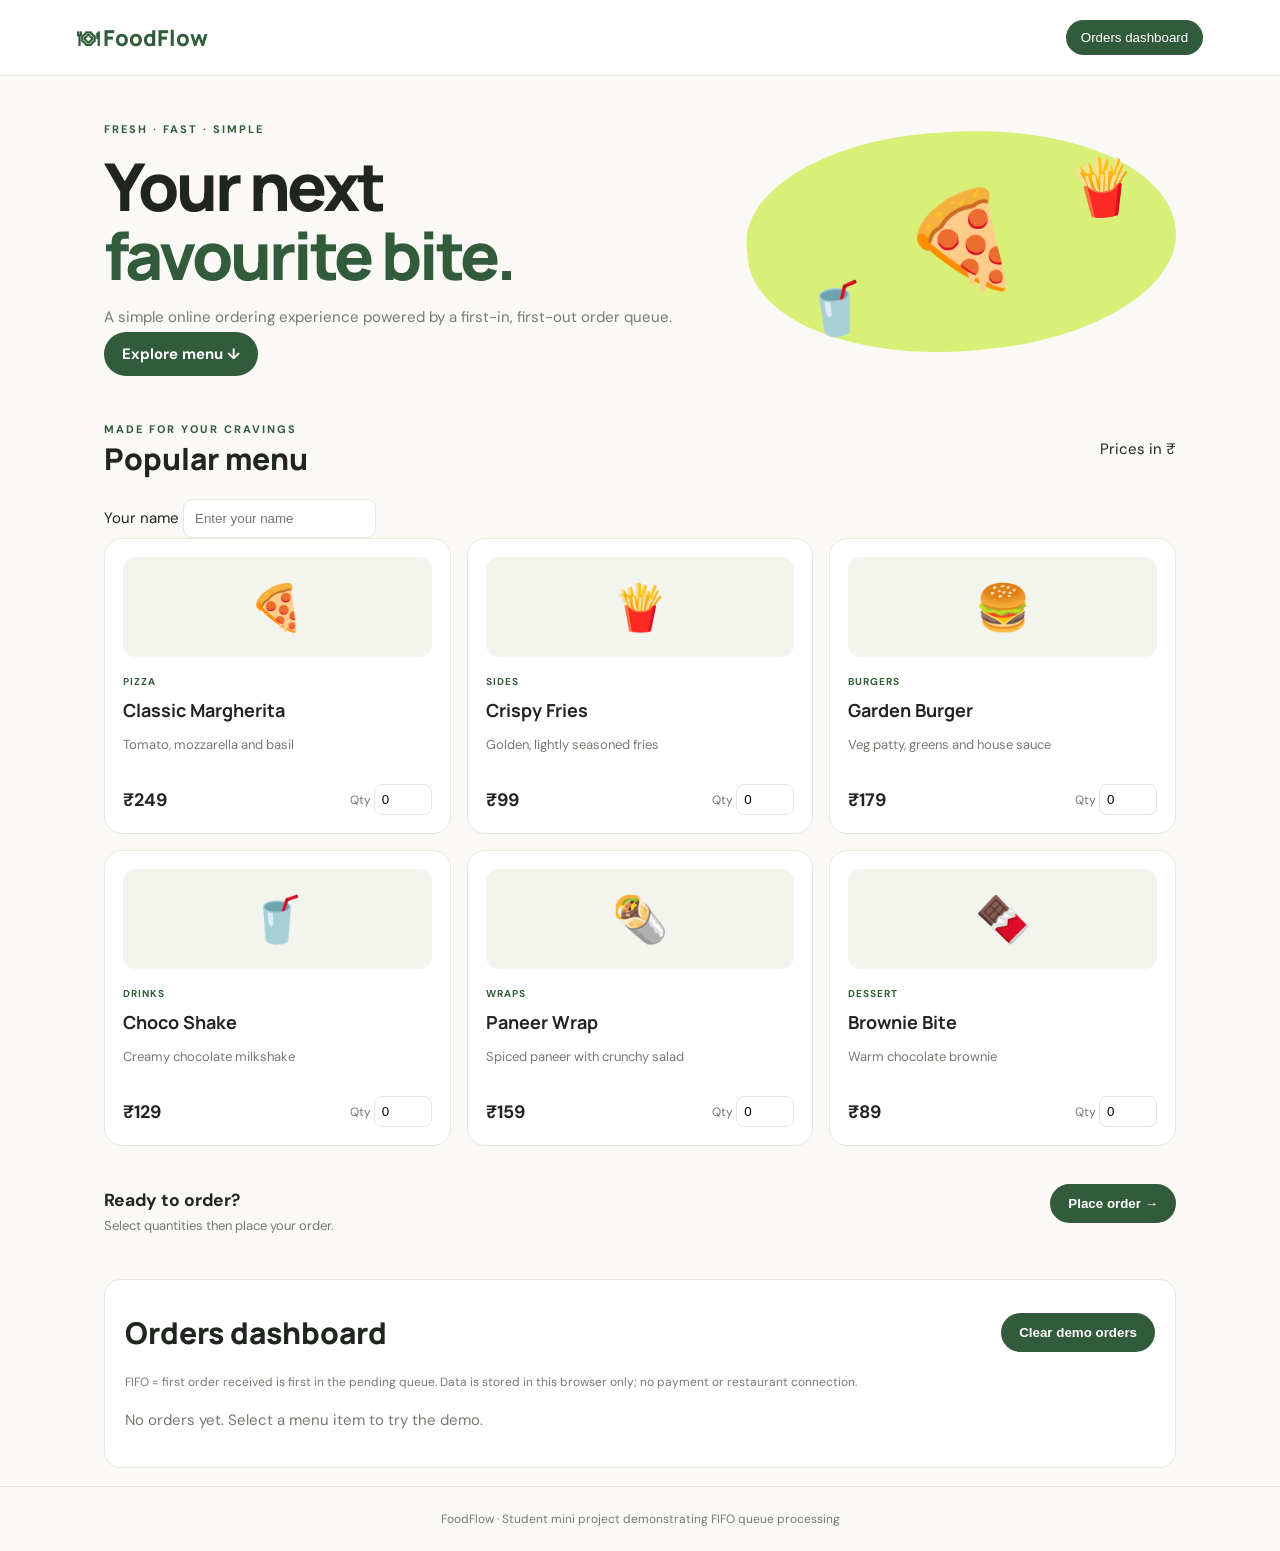
<file: index.html>
<!doctype html><html lang="en"><head><meta charset="utf-8"><meta name="viewport" content="width=device-width,initial-scale=1"><title>FoodFlow | Order good food</title><style>
@import url('https://fonts.googleapis.com/css2?family=DM+Sans:wght@400;600;700&family=Manrope:wght@600;800&display=swap');:root{--ink:#20251f;--muted:#747a70;--paper:#faf9f5;--green:#315b3b;--lime:#d9f078;--line:#e8e7df}*{box-sizing:border-box}body{margin:0;background:var(--paper);color:var(--ink);font:15px 'DM Sans',sans-serif}nav{height:76px;display:flex;align-items:center;justify-content:space-between;padding:0 max(6vw,24px);border-bottom:1px solid var(--line);background:white}nav b{font:800 22px Manrope;color:var(--green)}nav button{border:0;background:var(--green);color:white;border-radius:99px;padding:10px 15px;cursor:pointer}main{max-width:1120px;margin:auto;padding:0 24px}header{display:grid;grid-template-columns:1.2fr .8fr;align-items:center;min-height:330px;padding:38px 0}small.eyebrow{font-size:11px;font-weight:700;letter-spacing:2px;color:var(--green)}h1{font:800 clamp(42px,6vw,66px)/1.04 Manrope;letter-spacing:-3px;margin:14px 0}h1 em{color:var(--green);font-style:normal}p{color:var(--muted);line-height:1.6}.art{height:220px;border-radius:45% 55% 48% 52%;background:var(--lime);display:grid;place-items:center;font-size:95px;position:relative;transform:rotate(-5deg)}.art span{position:absolute;font-size:55px;right:8%;top:15%}.art i{position:absolute;font-style:normal;font-size:50px;left:12%;bottom:9%}.btn{border:0;border-radius:999px;padding:12px 18px;background:var(--green);color:white;text-decoration:none;font-weight:700;cursor:pointer}.bar{display:flex;justify-content:space-between;align-items:center;gap:12px;margin:12px 0 20px}.bar h2{font:800 30px Manrope;margin:0}.menu{display:grid;grid-template-columns:repeat(3,1fr);gap:16px}.food{background:white;border:1px solid var(--line);border-radius:18px;padding:18px}.emoji{font-size:45px;background:#f3f4ed;border-radius:13px;height:100px;display:grid;place-items:center;margin-bottom:13px}.tag{font-size:10px;text-transform:uppercase;letter-spacing:1px;color:var(--green);font-weight:700}.food h3{font:700 18px Manrope;margin:8px 0}.food p{font-size:13px;min-height:36px}.bottom{display:flex;justify-content:space-between;align-items:center;gap:10px}.bottom b{font-size:18px}.bottom label{font-size:12px;color:var(--muted)}.bottom input{width:58px;padding:7px;border:1px solid var(--line);border-radius:8px}.checkout{display:flex;justify-content:space-between;align-items:center;gap:18px;padding:25px 0}.checkout h3{margin-bottom:5px}.checkout p{font-size:13px;margin:0}.card{background:white;border:1px solid var(--line);border-radius:16px;padding:20px;margin:18px 0}.order{display:flex;justify-content:space-between;gap:12px;padding:12px 0;border-bottom:1px solid var(--line)}.order p{font-size:12px;margin:4px 0}.order select{padding:7px;border:1px solid var(--line);border-radius:8px}.note{font-size:12px}footer{text-align:center;padding:24px;border-top:1px solid var(--line);font-size:12px;color:var(--muted)}@media(max-width:760px){header{grid-template-columns:1fr}.art{height:170px;margin:20px}.menu{grid-template-columns:repeat(2,1fr)}}@media(max-width:480px){.menu{grid-template-columns:1fr}.bar h2{font-size:25px}}
</style></head><body><nav><b>🍽 FoodFlow</b><button onclick="document.getElementById('orders').scrollIntoView({behavior:'smooth'})">Orders dashboard <span id="pending"></span></button></nav><main><header><div><small class="eyebrow">FRESH · FAST · SIMPLE</small><h1>Your next<br><em>favourite bite.</em></h1><p>A simple online ordering experience powered by a first-in, first-out order queue.</p><a class="btn" href="#menu">Explore menu ↓</a></div><div class="art">🍕<span>🍟</span><i>🥤</i></div></header><section id="menu"><div class="bar"><div><small class="eyebrow">MADE FOR YOUR CRAVINGS</small><h2>Popular menu</h2></div><span>Prices in ₹</span></div><form id="orderForm"><label>Your name <input name="customer" required maxlength="80" placeholder="Enter your name" style="padding:11px;border:1px solid var(--line);border-radius:9px"></label><div class="menu" id="menuGrid"></div><div class="checkout"><div><h3>Ready to order?</h3><p>Select quantities then place your order.</p></div><button class="btn">Place order →</button></div></form></section><section class="card" id="orders"><div class="bar"><h2>Orders dashboard</h2><button class="btn" type="button" onclick="clearOrders()">Clear demo orders</button></div><p class="note">FIFO = first order received is first in the pending queue. Data is stored in this browser only; no payment or restaurant connection.</p><div id="orderList"></div></section></main><footer>FoodFlow · Student mini project demonstrating FIFO queue processing</footer><script>
const menu=[{id:1,name:'Classic Margherita',desc:'Tomato, mozzarella and basil',category:'Pizza',emoji:'🍕',price:249},{id:2,name:'Crispy Fries',desc:'Golden, lightly seasoned fries',category:'Sides',emoji:'🍟',price:99},{id:3,name:'Garden Burger',desc:'Veg patty, greens and house sauce',category:'Burgers',emoji:'🍔',price:179},{id:4,name:'Choco Shake',desc:'Creamy chocolate milkshake',category:'Drinks',emoji:'🥤',price:129},{id:5,name:'Paneer Wrap',desc:'Spiced paneer with crunchy salad',category:'Wraps',emoji:'🌯',price:159},{id:6,name:'Brownie Bite',desc:'Warm chocolate brownie',category:'Dessert',emoji:'🍫',price:89}];const KEY='foodflow-orders-v1';let orders=JSON.parse(localStorage.getItem(KEY)||'[]');function esc(s){return String(s).replace(/[&<>"']/g,c=>({'&':'&amp;','<':'&lt;','>':'&gt;','"':'&quot;',"'":'&#39;'}[c]))}function save(){localStorage.setItem(KEY,JSON.stringify(orders));renderOrders()}document.getElementById('menuGrid').innerHTML=menu.map(m=>'<article class="food"><div class="emoji">'+m.emoji+'</div><span class="tag">'+m.category+'</span><h3>'+m.name+'</h3><p>'+m.desc+'</p><div class="bottom"><b>₹'+m.price+'</b><label>Qty <input type="number" name="q'+m.id+'" min="0" max="20" value="0" aria-label="Quantity '+m.name+'"></label></div></article>').join('');document.getElementById('orderForm').addEventListener('submit',e=>{e.preventDefault();let f=new FormData(e.target),customer=String(f.get('customer')||'').trim(),items=[],total=0;menu.forEach(m=>{let q=Number(f.get('q'+m.id)||0);if(Number.isInteger(q)&&q>0&&q<=20){items.push(q+' × '+m.name);total+=q*m.price}});if(!customer||!items.length)return alert('Enter your name and select at least one menu item.');orders.push({id:Date.now(),customer,items:items.join(', '),total,status:'Received',time:new Date().toLocaleString()});save();e.target.reset();alert('Order placed and added to the FIFO queue.');document.getElementById('orders').scrollIntoView({behavior:'smooth'})});function setStatus(id,status){let o=orders.find(x=>x.id===id);if(o)o.status=status;save()}function renderOrders(){let active=orders.filter(o=>!['Completed','Cancelled'].includes(o.status));document.getElementById('pending').textContent=active.length?'('+active.length+')':'';document.getElementById('orderList').innerHTML=orders.length?orders.map((o,i)=>'<article class="order"><div><b>#'+(i+1)+' · '+esc(o.customer)+'</b><p>'+esc(o.items)+'</p><p>'+esc(o.time)+' · ₹'+o.total+' · Queue position '+(active.findIndex(x=>x.id===o.id)+1||'—')+'</p></div><div><select onchange="setStatus('+o.id+',this.value)">'+['Received','Preparing','Ready','Completed','Cancelled'].map(s=>'<option '+(o.status===s?'selected':'')+'>'+s+'</option>').join('')+'</select><p>'+esc(o.status)+'</p></div></article>').join(''):'<p>No orders yet. Select a menu item to try the demo.</p>'}function clearOrders(){if(confirm('Clear all orders saved in this browser?')){orders=[];save()}}renderOrders();
</script></body></html>
</file>
